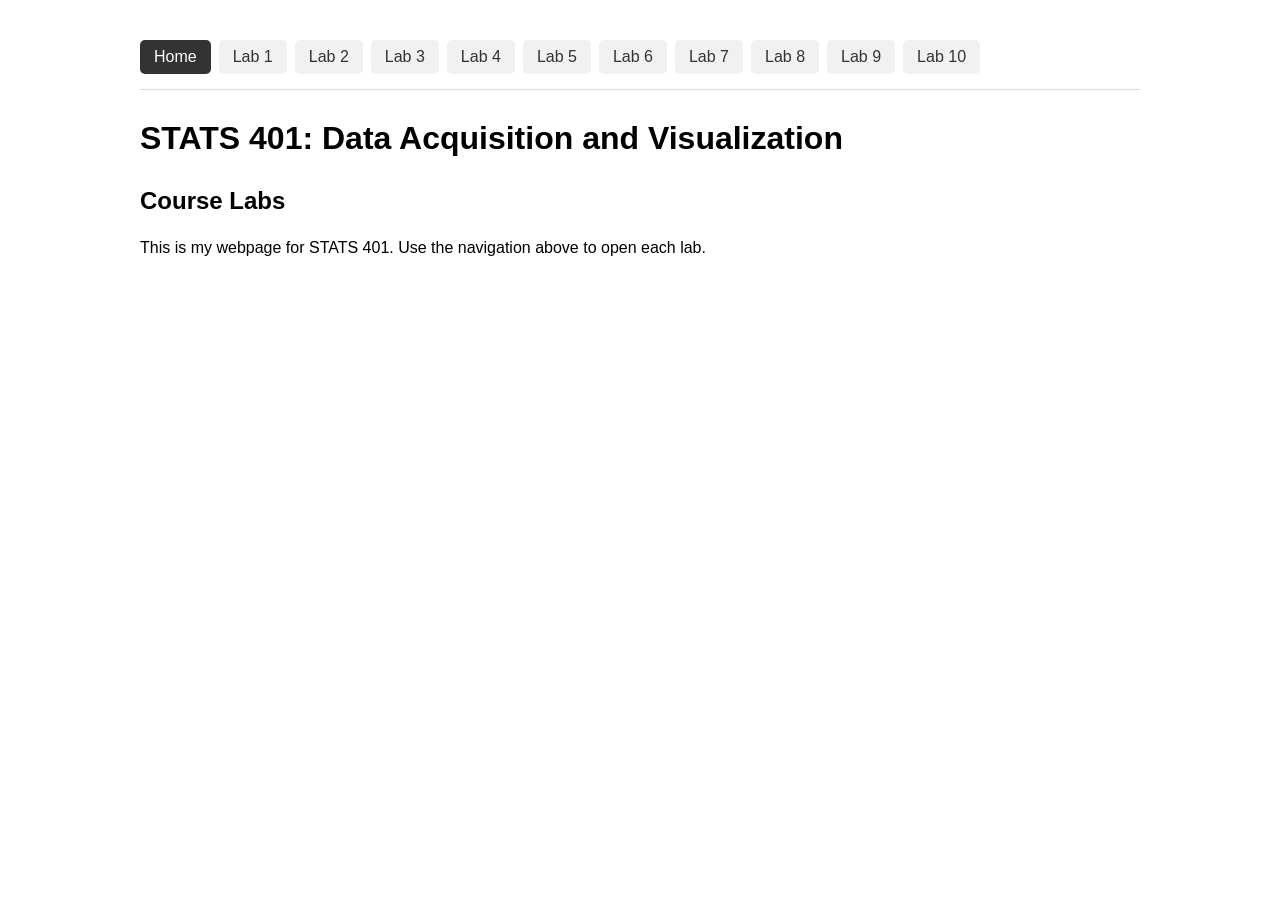
<file: index.html>
<!DOCTYPE html>
<html lang="en">

<head>
    <meta charset="UTF-8">
    <meta name="viewport" content="width=device-width, initial-scale=1.0">
    <title>STATS 401 Labs</title>
    <link rel="stylesheet" href="css/style.css">
</head>

<body>
    <nav class="lab-nav">
        <a class="current" href="index.html">Home</a>
        <a href="lab1/index.html">Lab 1</a>
        <a href="lab2/index.html">Lab 2</a>
        <a href="lab3/index.html">Lab 3</a>
        <a href="lab4/index.html">Lab 4</a>
        <a href="lab5/index.html">Lab 5</a>
        <a href="lab6/index.html">Lab 6</a>
        <a href="lab7/index.html">Lab 7</a>
        <a href="lab8/index.html">Lab 8</a>
        <a href="lab9/index.html">Lab 9</a>
        <a href="lab10/index.html">Lab 10</a>
    </nav>

    <h1>STATS 401: Data Acquisition and Visualization</h1>
    <h2>Course Labs</h2>
    <p>This is my webpage for STATS 401. Use the navigation above to open each lab.</p>
</body>

</html>
</file>
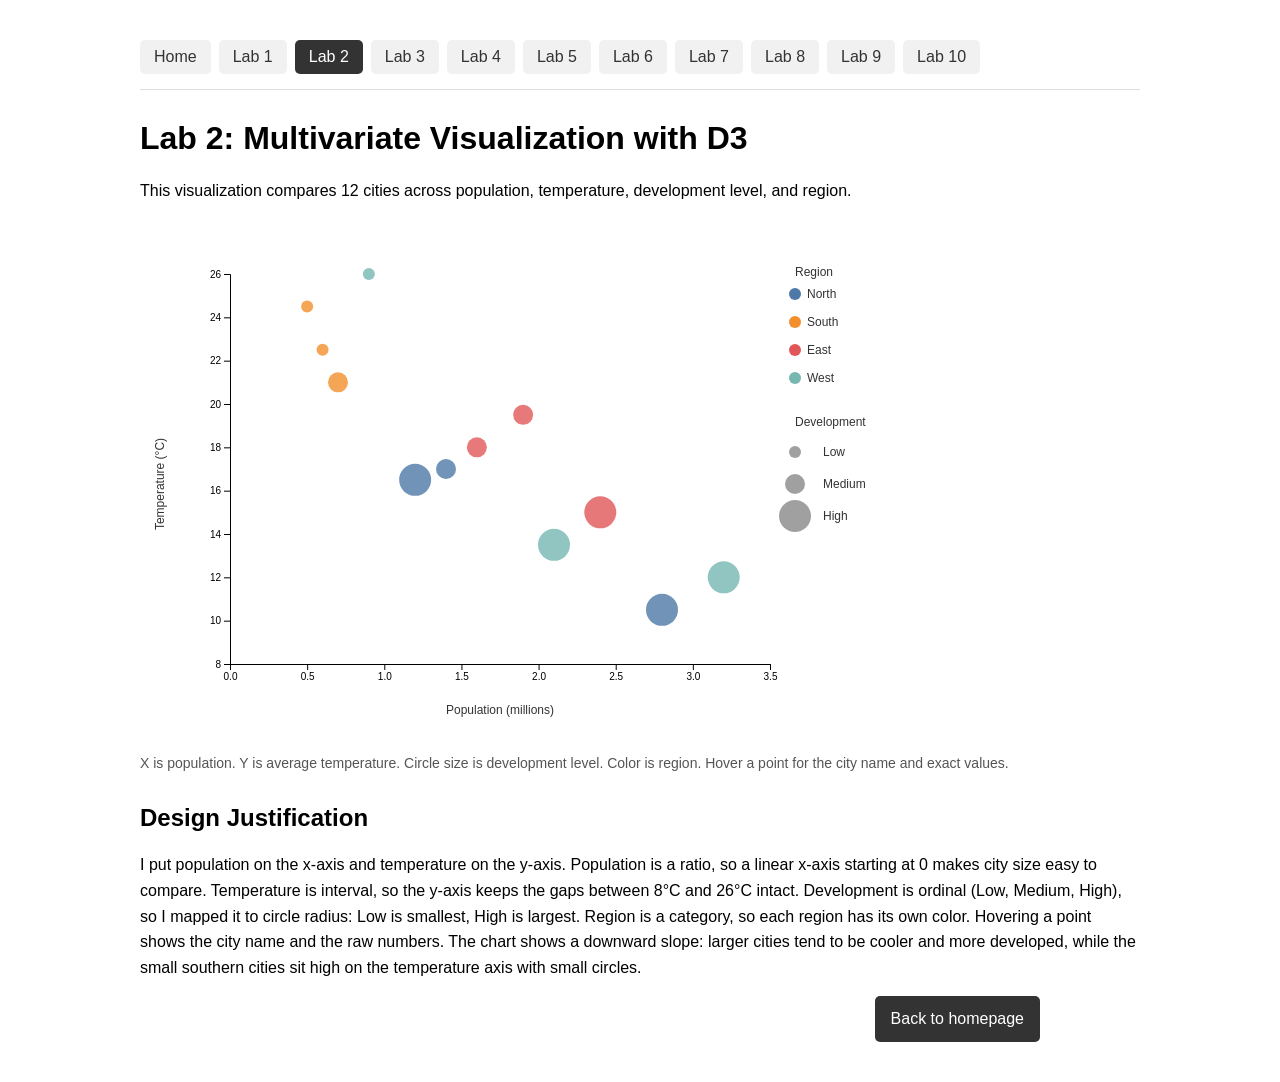
<file: lab2/index.html>
<!DOCTYPE html>
<html lang="en">

<head>
    <meta charset="UTF-8">
    <meta name="viewport" content="width=device-width, initial-scale=1.0">
    <title>Lab 2 - Multivariate Visualization</title>
    <link rel="stylesheet" href="../css/style.css">
</head>

<body>
    <nav class="lab-nav">
        <a href="../index.html">Home</a>
        <a href="../lab1/index.html">Lab 1</a>
        <a class="current" href="index.html">Lab 2</a>
        <a href="../lab3/index.html">Lab 3</a>
        <a href="../lab4/index.html">Lab 4</a>
        <a href="../lab5/index.html">Lab 5</a>
        <a href="../lab6/index.html">Lab 6</a>
        <a href="../lab7/index.html">Lab 7</a>
        <a href="../lab8/index.html">Lab 8</a>
        <a href="../lab9/index.html">Lab 9</a>
        <a href="../lab10/index.html">Lab 10</a>
    </nav>

    <h1>Lab 2: Multivariate Visualization with D3</h1>
    <p>
        This visualization compares 12 cities across population,
        temperature, development level, and region.
    </p>

    <div id="chart"></div>
    <div id="tooltip" class="tooltip"></div>
    <p class="chart-caption">
        X is population. Y is average temperature.
        Circle size is development level. Color is region.
        Hover a point for the city name and exact values.
    </p>

    <h2>Design Justification</h2>
    <p>
        I put population on the x-axis and temperature on the y-axis.
        Population is a ratio, so a linear x-axis starting at 0 makes city
        size easy to compare. Temperature is interval, so the y-axis keeps
        the gaps between 8°C and 26°C intact. Development is ordinal
        (Low, Medium, High), so I mapped it to circle radius: Low is
        smallest, High is largest. Region is a category, so each region has
        its own color. Hovering a point shows the city name and the raw
        numbers. The chart shows a downward slope: larger cities tend to be
        cooler and more developed, while the small southern cities sit high
        on the temperature axis with small circles.
    </p>

    <p class="back-home-row">
        <a class="back-home" href="../index.html">Back to homepage</a>
    </p>

    <script src="../js/d3.min.js"></script>
    <script src="lab2.js"></script>
</body>

</html>
</file>
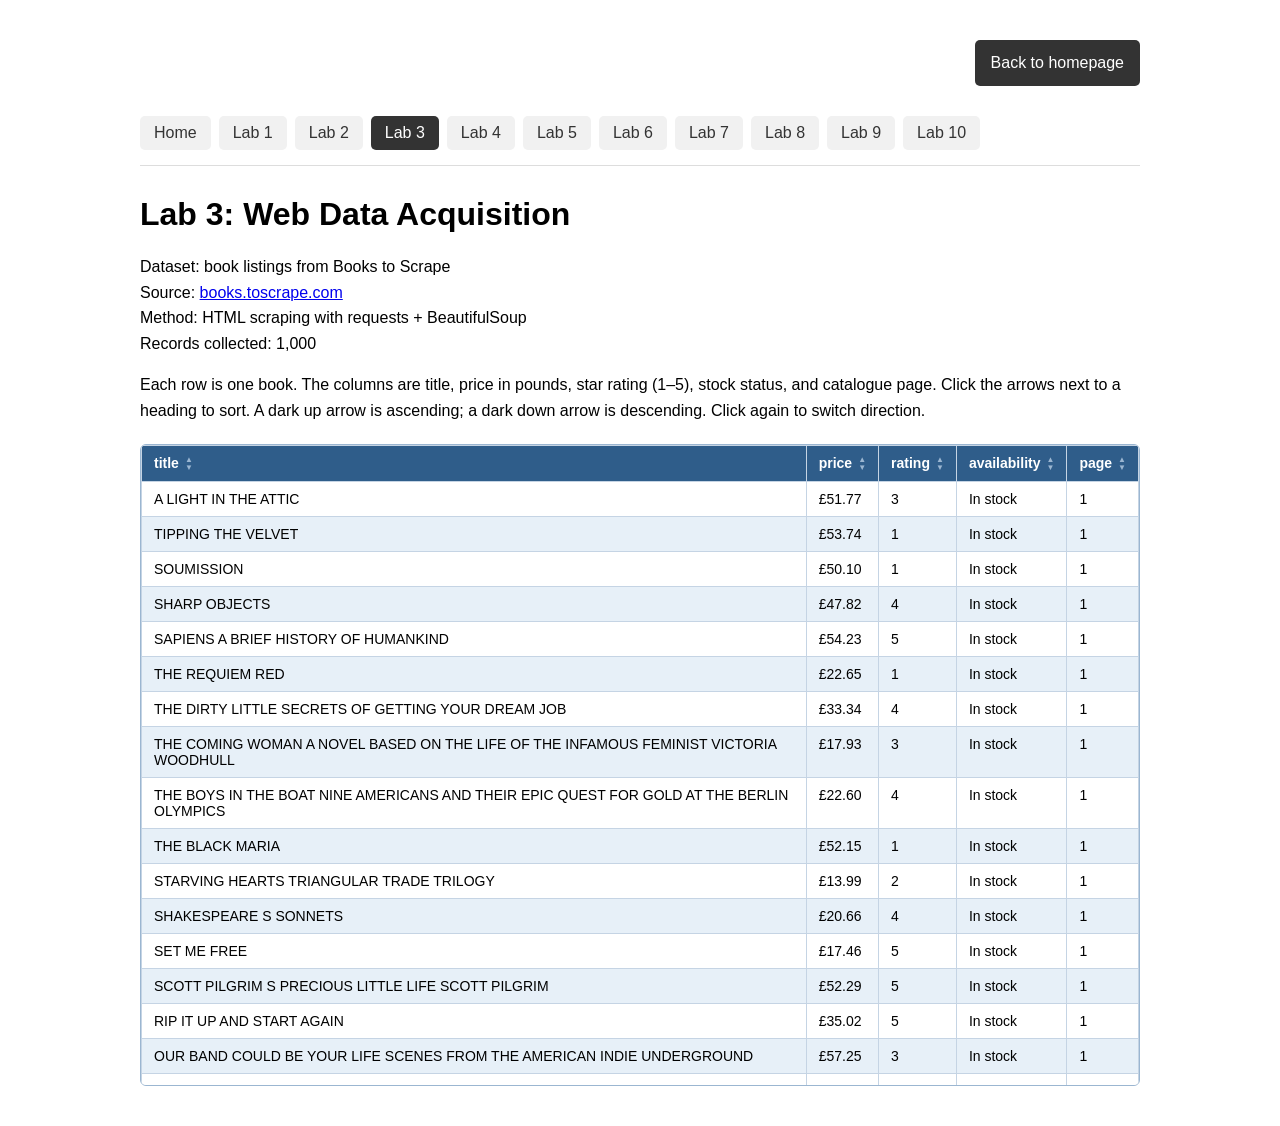
<file: lab3/index.html>
<!DOCTYPE html>
<html lang="en">

<head>
    <meta charset="UTF-8">
    <meta name="viewport" content="width=device-width, initial-scale=1.0">
    <title>Lab 3 - Web Data Acquisition</title>
    <link rel="stylesheet" href="../css/style.css">
</head>

<body>
    <p class="page-top-link">
        <a class="back-home" href="../index.html">Back to homepage</a>
    </p>
    <nav class="lab-nav">
        <a href="../index.html">Home</a>
        <a href="../lab1/index.html">Lab 1</a>
        <a href="../lab2/index.html">Lab 2</a>
        <a class="current" href="index.html">Lab 3</a>
        <a href="../lab4/index.html">Lab 4</a>
        <a href="../lab5/index.html">Lab 5</a>
        <a href="../lab6/index.html">Lab 6</a>
        <a href="../lab7/index.html">Lab 7</a>
        <a href="../lab8/index.html">Lab 8</a>
        <a href="../lab9/index.html">Lab 9</a>
        <a href="../lab10/index.html">Lab 10</a>
    </nav>

    <h1>Lab 3: Web Data Acquisition</h1>
    <p>
        Dataset: book listings from Books to Scrape<br>
        Source: <a href="https://books.toscrape.com/">books.toscrape.com</a><br>
        Method: HTML scraping with requests + BeautifulSoup<br>
        Records collected: 1,000
    </p>
    <p>
        Each row is one book. The columns are title, price in pounds,
        star rating (1–5), stock status, and catalogue page.
        Click the arrows next to a heading to sort.
        A dark up arrow is ascending; a dark down arrow is descending.
        Click again to switch direction.
    </p>

    <div class="table-wrap">
        <table id="data-table">
            <thead></thead>
            <tbody></tbody>
        </table>
    </div>

    <script src="../js/d3.min.js"></script>
    <script src="lab3.js"></script>
</body>

</html>
</file>
<file: css/style.css>
body {
    font-family: Arial, sans-serif;
    max-width: 1000px;
    margin: 40px auto;
    padding: 0 20px;
}

h1 {
    font-size: 32px;
}

h2 {
    margin-top: 30px;
}

p {
    line-height: 1.6;
}

#chart {
    margin-top: 30px;
}

.lab-nav {
    display: flex;
    flex-wrap: wrap;
    gap: 8px;
    margin: 30px 0;
    padding-bottom: 15px;
    border-bottom: 1px solid #ddd;
}

.lab-nav a {
    padding: 8px 14px;
    text-decoration: none;
    background: #f1f1f1;
    color: #333;
    border-radius: 5px;
}

.lab-nav a:hover,
.lab-nav a.current {
    background: #333;
    color: white;
}

.label-name,
.label-score {
    font-size: 12px;
    fill: #333;
}

.label-score {
    font-weight: bold;
}

.back-home-row {
    max-width: 900px;
    margin: 8px 0 0;
    text-align: right;
}

.page-top-link {
    display: flex;
    justify-content: flex-end;
    margin: 0 0 8px;
}

.back-home {
    display: inline-block;
    padding: 10px 16px;
    text-decoration: none;
    background: #333;
    color: white;
    border-radius: 5px;
}

.tooltip {
    position: absolute;
    background: white;
    border: 1px solid #aaa;
    padding: 8px 10px;
    border-radius: 4px;
    pointer-events: none;
    opacity: 0;
    font-size: 14px;
}

.chart-caption {
    color: #555;
    font-size: 14px;
    max-width: 920px;
}

.legend-label,
.axis-label {
    font-size: 12px;
    fill: #333;
}

.table-wrap {
    margin-top: 20px;
    max-height: 640px;
    overflow: auto;
    border: 1px solid #9bb6d1;
    border-radius: 6px;
    background: #f4f8fc;
}

#data-table {
    width: 100%;
    border-collapse: collapse;
    font-size: 14px;
}

#data-table th,
#data-table td {
    padding: 9px 12px;
    text-align: left;
    border: 1px solid #c5d4e4;
    vertical-align: top;
}

#data-table td:nth-child(2),
#data-table td:nth-child(3),
#data-table td:nth-child(4),
#data-table td:nth-child(5) {
    white-space: nowrap;
}

#data-table th {
    position: sticky;
    top: 0;
    background: #2f5d8a;
    color: white;
    cursor: pointer;
    user-select: none;
    white-space: nowrap;
}

#data-table th .col-name {
    margin-right: 6px;
}

.sort-arrows {
    display: inline-flex;
    flex-direction: column;
    vertical-align: middle;
    font-size: 8px;
    line-height: 1;
    color: #9bb6d1;
}

.sort-arrows .active {
    color: #fff;
}

#data-table tbody tr:nth-child(odd) {
    background: #ffffff;
}

#data-table tbody tr:nth-child(even) {
    background: #e7f0f8;
}

#data-table tbody tr:hover {
    background: #d3e4f4;
}
</file>
